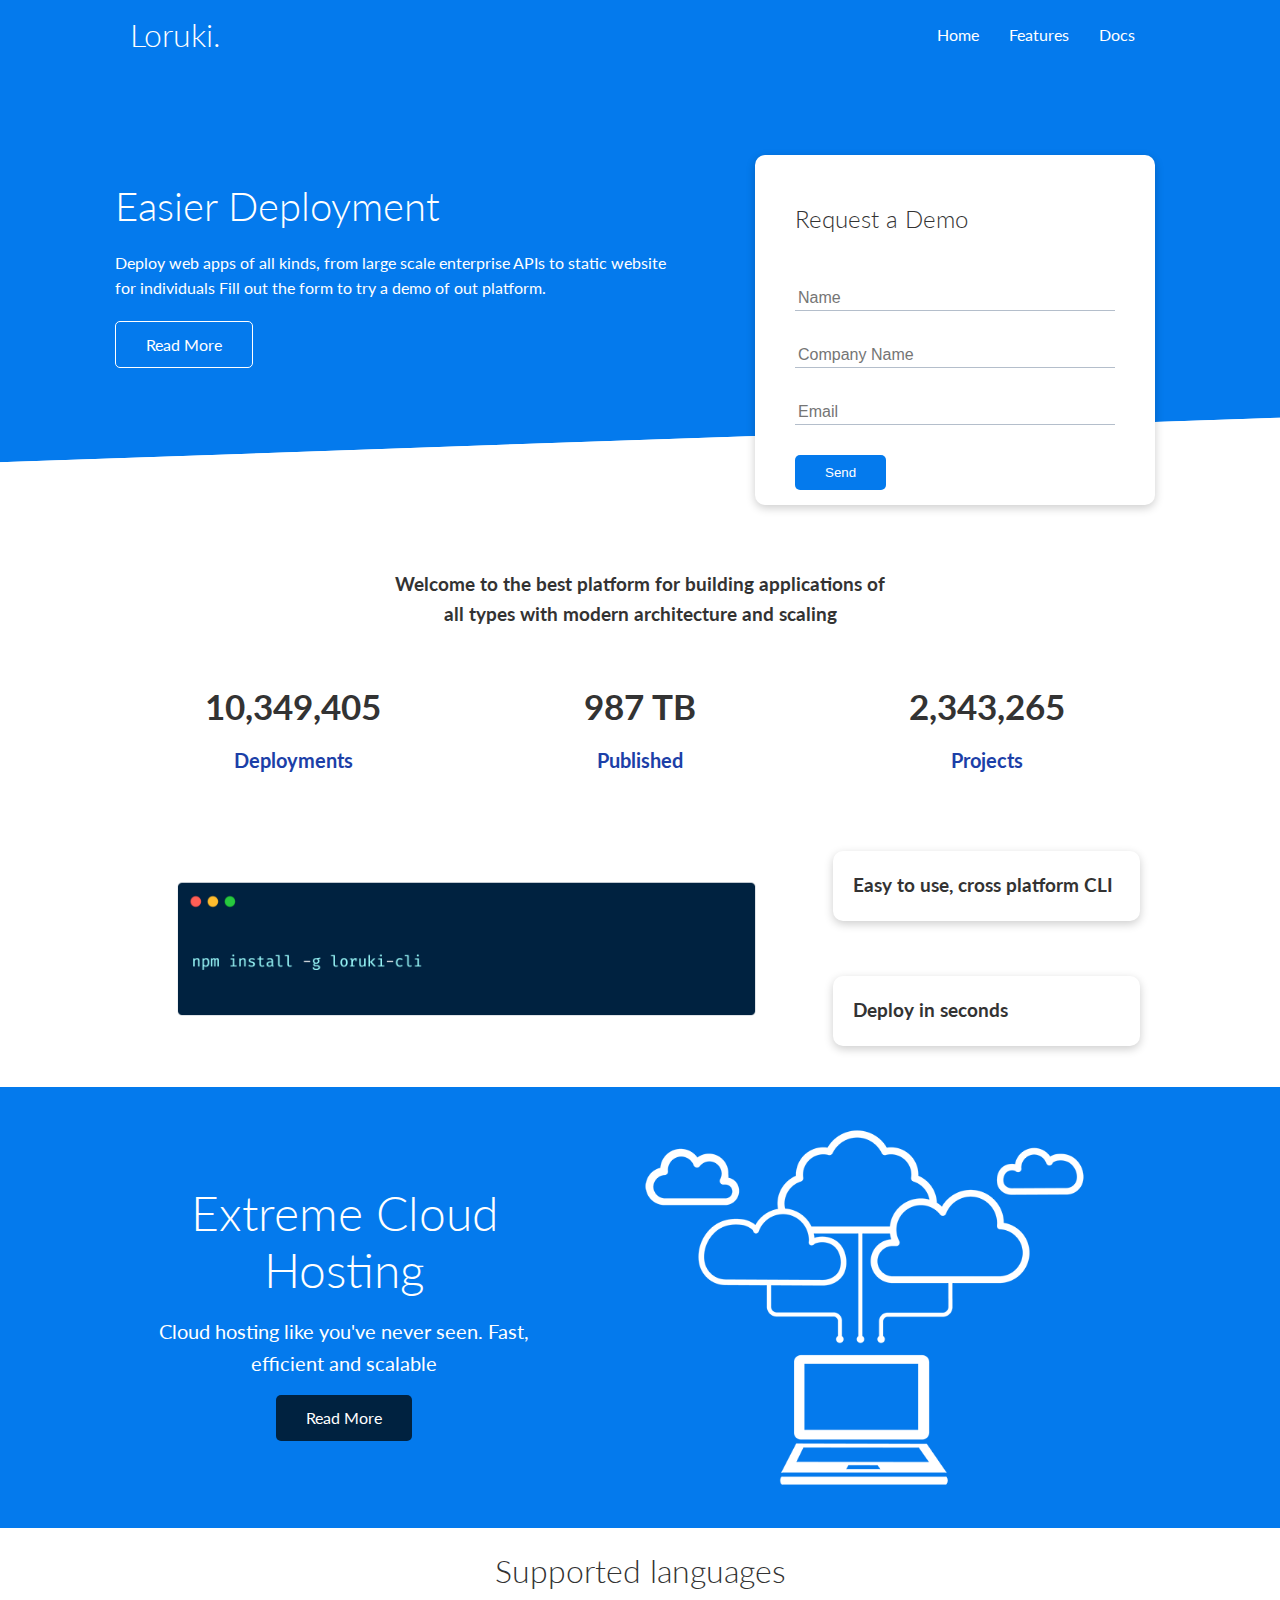
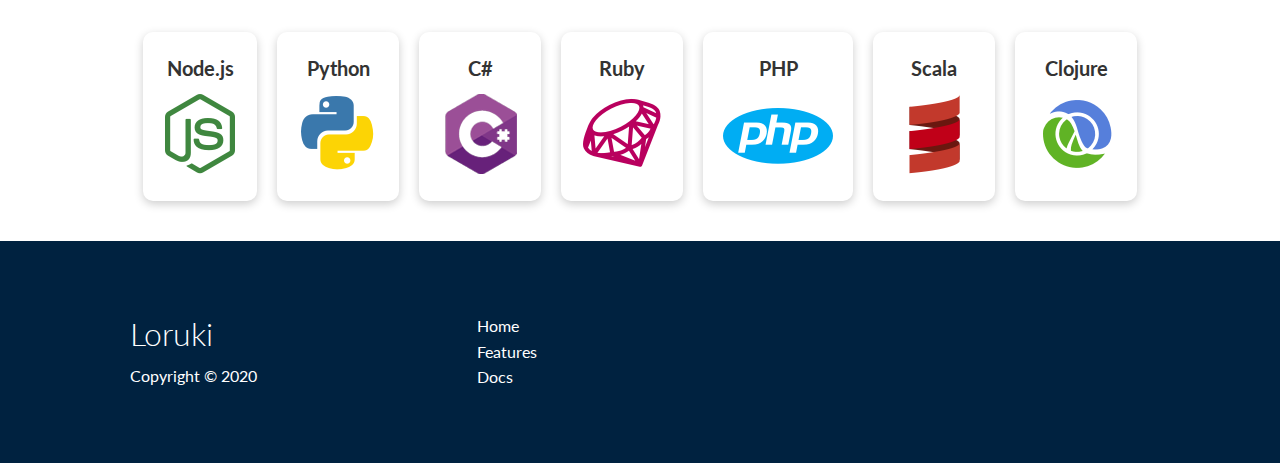
<file: index.html>
<!DOCTYPE html>
<html lang="en">

<head>
    <meta charset="UTF-8">
    <meta name="viewport" content="width=device-width, initial-scale=1.0">
    <link rel="stylesheet" href="https://cdnjs.cloudflare.com/ajax/libs/font-awesome/5.15.1/css/all.min.css"
        integrity="sha512-+4zCK9k+qNFUR5X+cKL9EIR+ZOhtIloNl9GIKS57V1MyNsYpYcUrUeQc9vNfzsWfV28IaLL3i96P9sdNyeRssA=="
        crossorigin="anonymous" />
    <link rel="stylesheet" href="css/utilities.css">
    <link rel="stylesheet" href="css/style.css">
    <title>Loruki | Cloud Hosting For Everyone</title>
</head>

<body>
    <!-- Navbar -->
    <div class="navbar">
        <div class="container flex">
            <h1 class="logo">Loruki.</h1>
            <nav>
                <ul>
                    <li><a href="index.html">Home</a></li>
                    <li><a href="features.html">Features</a></li>
                    <li><a href="docs.html">Docs</a></li>
                </ul>
            </nav>
        </div>
    </div>
    <!-- Showcase -->
    <section class="showcase">
        <div class="container grid">
            <div class="showcase-text">
                <h1>Easier Deployment</h1>
                <p>Deploy web apps of all kinds, from large scale enterprise APIs to static website for individuals
                    Fill out the form to try a demo of out platform.</p>
                <a href="features.html" class="btn btn-outline">Read More</a>
            </div>
            <div class="showcase-form card">
                <h2>Request a Demo</h2>
                <form name="contact" method="POST" netlify-honeypot="bot-field" data-netlify="true">
                    <input type="hidden" name="form-name" value="contact">
                    <p class="hidden">
                        <label>Don’t fill this out if you're human: <input name="bot-field" /></label>
                      </p>
                    <div class="form-control">
                        <input type="text" name="name" placeholder="Name" required>
                    </div>
                    <div class="form-control">
                        <input type="text" name="company" placeholder="Company Name" required>
                    </div>
                    <div class="form-control">
                        <input type="email" name="email" placeholder="Email" required>
                    </div>
                    <input type="submit" value="Send" class="btn btn-primary">
                </form>
            </div>
        </div>
    </section>
    <!-- Stats -->
    <section class="stats">
        <div class="container">
            <h3 class="stats-heading text-center my-1">
                Welcome to the best platform for building applications of all types with modern architecture and scaling
            </h3>
            <div class="grid grid-3 text-center my-4">
                <div>
                    <i class="fas fa-server fa-3x"></i>
                    <h3>10,349,405</h3>
                    <p class="text-secondary">Deployments</p>
                </div>
                <div>
                    <i class="fas fa-upload fa-3x"></i>
                    <h3>987 TB</h3>
                    <p class="text-secondary">Published</p>
                </div>
                <div>
                    <i class="fas fa-project-diagram fa-3x"></i>
                    <h3>2,343,265</h3>
                    <p class="text-secondary">Projects</p>
                </div>
            </div>
        </div>
    </section>
    <!-- Cli -->
    <section class="cli">
        <div class="container grid">
            <img src="images/cli.png" alt="">
            <div class="card">
                <h3>Easy to use, cross platform CLI</h3>
            </div>
            <div class="card">
                <h3>Deploy in seconds</h3>
            </div>
        </div>
    </section>
    <!-- Cloud -->
    <section class="cloud bg-primary my-2 py-2">
        <div class="container grid">
            <div class="text-center">
                <h2 class="lg">Extreme Cloud Hosting</h2>
                <p class="lead my-1">Cloud hosting like you've never seen. Fast, efficient and scalable</p>
                <a href="features.html" class="btn btn-dark">Read More</a>
            </div>
            <img src="images/cloud.png" alt="">
        </div>
    </section>
    <!-- Languages -->
    <section class="languages">
        <h2 class="md text-center my-2">
            Supported languages
        </h2>
        <div class="container flex">
            <div class="card">
                <h4>Node.js</h4>
                <img src="images/logos/node.png" alt="">
            </div>
            <div class="card">
                <h4>Python</h4>
                <img src="images/logos/python.png" alt="">
            </div>
            <div class="card">
                <h4>C#</h4>
                <img src="images/logos/csharp.png" alt="">
            </div>
            <div class="card">
                <h4>Ruby</h4>
                <img src="images/logos/ruby.png" alt="">
            </div>
            <div class="card">
                <h4>PHP</h4>
                <img src="images/logos/php.png" alt="">
            </div>
            <div class="card">
                <h4>Scala</h4>
                <img src="images/logos/scala.png" alt="">
            </div>
            <div class="card">
                <h4>Clojure</h4>
                <img src="images/logos/clojure.png" alt="">
            </div>
        </div>
    </section>
    <!-- Footer -->
    <footer class="footer bg-dark py-5">
        <div class="container grid grid-3">
            <div>
                <h1>Loruki</h1>
                <p>Copyright &copy; 2020</p>
            </div>
            <nav>
                <ul>
                    <li><a href="index.html">Home</a></li>
                    <li><a href="features.html">Features</a></li>
                    <li><a href="docs.html">Docs</a></li>
                </ul>
            </nav>
            <div class="social">
                <a href=""><i class="fab fa-github fa-2x"></i></a>
                <a href=""><i class="fab fa-facebook fa-2x"></i></a>
                <a href=""><i class="fab fa-instagram fa-2x"></i></a>
                <a href=""><i class="fab fa-twitter fa-2x"></i></a>
            </div>
        </div>
    </footer>
</body>

</html>
</file>
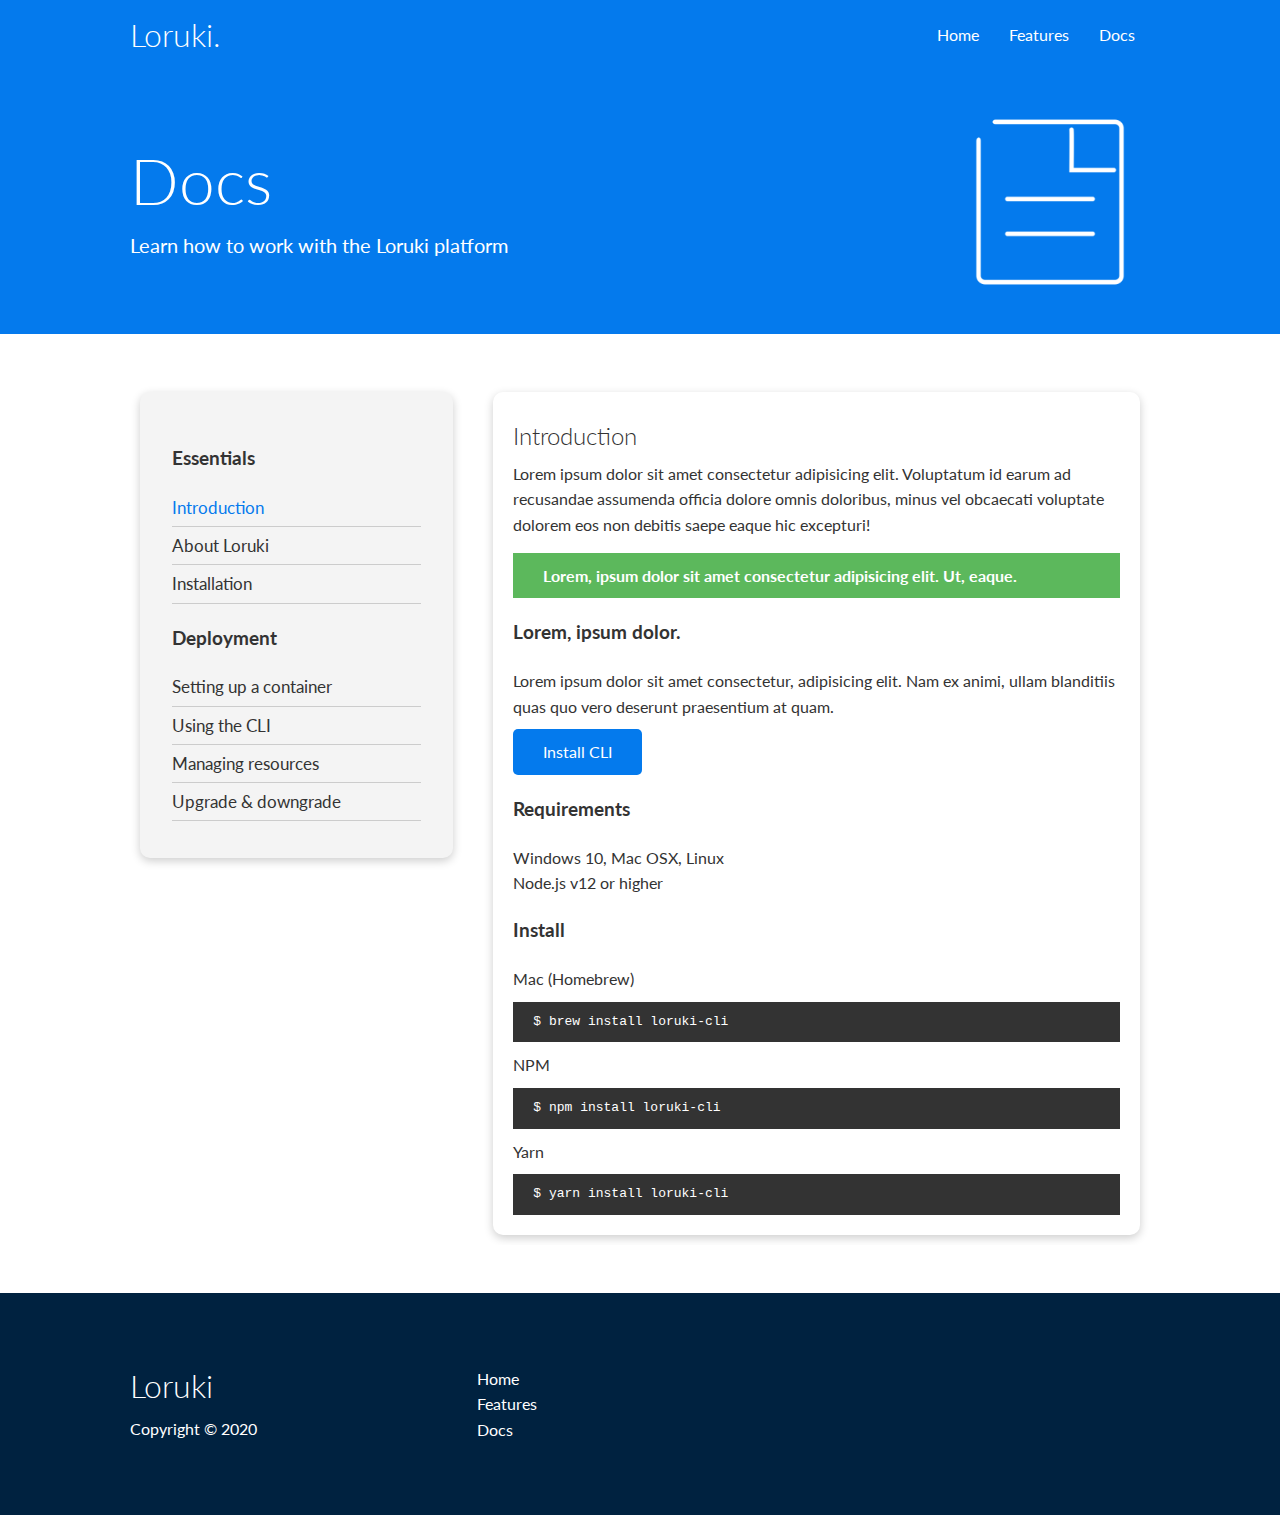
<file: docs.html>
<!DOCTYPE html>
<html lang="en">

<head>
    <meta charset="UTF-8">
    <meta name="viewport" content="width=device-width, initial-scale=1.0">
    <link rel="stylesheet" href="https://cdnjs.cloudflare.com/ajax/libs/font-awesome/5.15.1/css/all.min.css"
        integrity="sha512-+4zCK9k+qNFUR5X+cKL9EIR+ZOhtIloNl9GIKS57V1MyNsYpYcUrUeQc9vNfzsWfV28IaLL3i96P9sdNyeRssA=="
        crossorigin="anonymous" />
    <link rel="stylesheet" href="css/utilities.css">
    <link rel="stylesheet" href="css/style.css">
    <title>Loruki | Cloud Hosting For Everyone</title>
</head>

<body>
    <!-- Navbar -->
    <div class="navbar">
        <div class="container flex">
            <h1 class="logo">Loruki.</h1>
            <nav>
                <ul>
                    <li><a href="index.html">Home</a></li>
                    <li><a href="features.html">Features</a></li>
                    <li><a href="docs.html">Docs</a></li>
                </ul>
            </nav>
        </div>
    </div>

    <!-- Head -->
    <section class="docs-head bg-primary py-3">
        <div class="container grid">
            <div>
                <h1 class="xl">Docs</h1>
                <p class="lead">Learn how to work with the Loruki platform</p>
            </div>
            <img src="images/docs.png" alt="">
        </div>

    </section>
    <!-- Docs Main -->
    <section class="docs-main my-4">
        <div class="container grid">
            <div class="card bg-light p-3">
                <h3 class="my-2">Essentials</h3>
                <nav>
                    <ul>
                        <li><a class="text-primary" href="#">Introduction</a></li>
                        <li><a href="#">About Loruki</a></li>
                        <li><a href="#">Installation</a></li>
                    </ul>
                </nav>
                <h3 class="my-2">Deployment</h3>
                <nav>
                    <ul>
                        <li><a href="#">Setting up a container</a></li>
                        <li><a href="#">Using the CLI</a></li>
                        <li><a href="#">Managing resources</a></li>
                        <li><a href="#">Upgrade & downgrade</a></li>
                    </ul>
                </nav>
            </div>
            <div class="card">
                <h2>Introduction</h2>
                <p>Lorem ipsum dolor sit amet consectetur adipisicing elit. Voluptatum id earum ad recusandae assumenda
                    officia dolore omnis doloribus, minus vel obcaecati voluptate dolorem eos non debitis saepe eaque
                    hic excepturi!</p>
                <div class="alert alert-success">
                    <i class="fas fa-info"></i>Lorem, ipsum dolor sit amet consectetur adipisicing elit. Ut, eaque.
                </div>
                <h3>Lorem, ipsum dolor.</h3>
                <p>Lorem ipsum dolor sit amet consectetur, adipisicing elit. Nam ex animi, ullam blanditiis quas quo
                    vero deserunt praesentium at quam.</p>
                <a href="#" class="btn btn-primary">Install CLI</a>
                <h3>Requirements</h3>
                <ul>
                    <li>Windows 10, Mac OSX, Linux</li>
                    <li>Node.js v12 or higher</li>
                </ul>
                <h3>Install</h3>
                <p>Mac (Homebrew)</p>
                <pre><code>$ brew install loruki-cli</code></pre>
                <p>NPM</p>
                <pre><code>$ npm install loruki-cli</code></pre>
                <p>Yarn</p>
                <pre><code>$ yarn install loruki-cli</code></pre>
            </div>
        </div>
    </section>

    <!-- Footer -->
    <footer class="footer bg-dark py-5">
        <div class="container grid grid-3">
            <div>
                <h1>Loruki</h1>
                <p>Copyright &copy; 2020</p>
            </div>
            <nav>
                <ul>
                    <li><a href="index.html">Home</a></li>
                    <li><a href="features.html">Features</a></li>
                    <li><a href="docs.html">Docs</a></li>
                </ul>
            </nav>
            <div class="social">
                <a href=""><i class="fab fa-github fa-2x"></i></a>
                <a href=""><i class="fab fa-facebook fa-2x"></i></a>
                <a href=""><i class="fab fa-instagram fa-2x"></i></a>
                <a href=""><i class="fab fa-twitter fa-2x"></i></a>
            </div>
        </div>
    </footer>
</body>

</html>
</file>
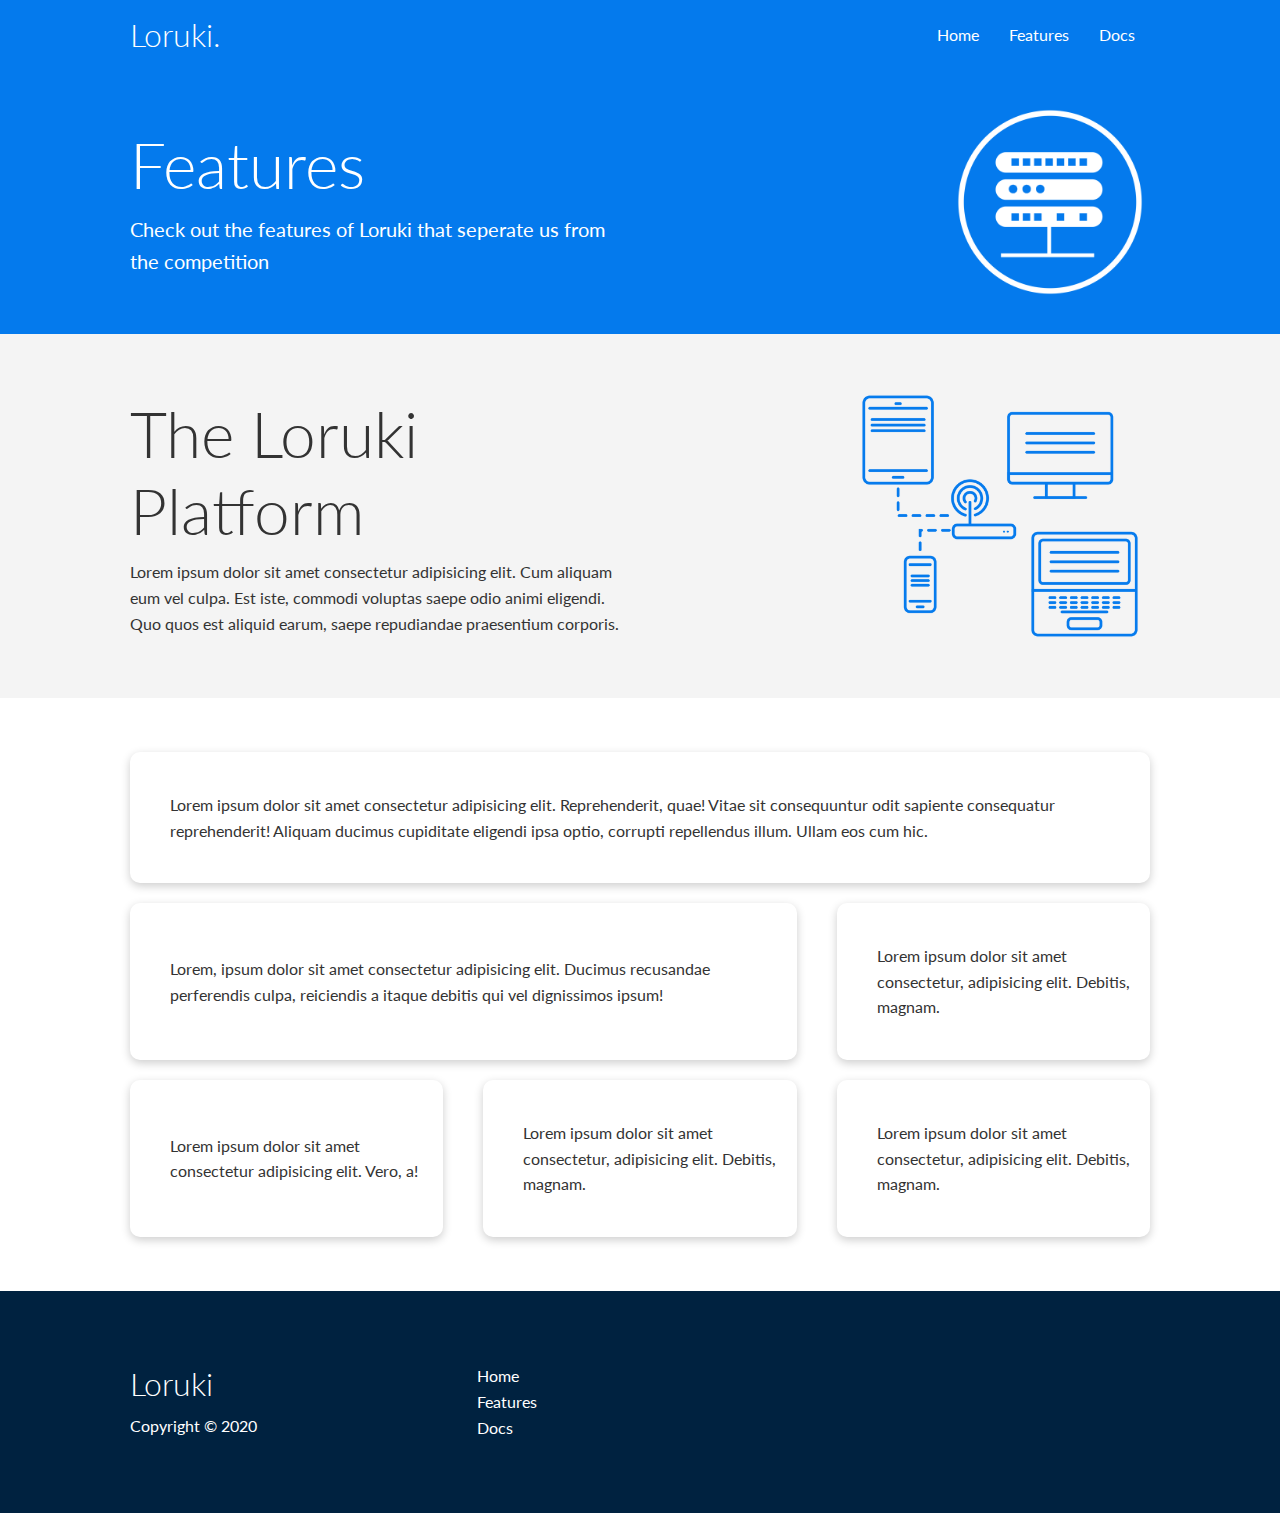
<file: features.html>
<!DOCTYPE html>
<html lang="en">

<head>
    <meta charset="UTF-8">
    <meta name="viewport" content="width=device-width, initial-scale=1.0">
    <link rel="stylesheet" href="https://cdnjs.cloudflare.com/ajax/libs/font-awesome/5.15.1/css/all.min.css"
        integrity="sha512-+4zCK9k+qNFUR5X+cKL9EIR+ZOhtIloNl9GIKS57V1MyNsYpYcUrUeQc9vNfzsWfV28IaLL3i96P9sdNyeRssA=="
        crossorigin="anonymous" />
    <link rel="stylesheet" href="css/utilities.css">
    <link rel="stylesheet" href="css/style.css">
    <title>Loruki | Cloud Hosting For Everyone</title>
</head>

<body>
    <!-- Navbar -->
    <div class="navbar">
        <div class="container flex">
            <h1 class="logo">Loruki.</h1>
            <nav>
                <ul>
                    <li><a href="index.html">Home</a></li>
                    <li><a href="features.html">Features</a></li>
                    <li><a href="docs.html">Docs</a></li>
                </ul>
            </nav>
        </div>
    </div>

    <!-- Head -->
    <section class="features-head bg-primary py-3">
        <div class="container grid">
            <div>
                <h1 class="xl">Features</h1>
                <p class="lead">Check out the features of Loruki that seperate us from the competition</p>
            </div>
            <img src="images/server.png" alt="">
        </div>

    </section>

    <!-- Sub head -->
    <section class="features-sub-head bg-light py-3">
        <div class="container grid">
            <div>
                <h1 class="xl">The Loruki Platform</h1>
                <p>Lorem ipsum dolor sit amet consectetur adipisicing elit. Cum aliquam eum vel culpa. Est
                    iste, commodi voluptas saepe odio animi eligendi. Quo quos est aliquid earum, saepe repudiandae
                    praesentium corporis.</p>
            </div>
            <img src="images/server2.png" alt="">
        </div>
    </section>

    <!-- Features Main -->
    <section class="features-main my-2">
        <div class="container grid grid-3">
            <div class="card flex">
                <i class="fas fa-server fa-3x"></i>
                <p>Lorem ipsum dolor sit amet consectetur adipisicing elit. Reprehenderit, quae! Vitae sit consequuntur
                    odit
                    sapiente consequatur reprehenderit! Aliquam ducimus cupiditate eligendi ipsa optio, corrupti
                    repellendus
                    illum. Ullam eos cum hic.</p>
            </div>
            <div class="card flex">
                <i class="fas fa-network-wired fa-3x"></i>
                <p>
                    Lorem, ipsum dolor sit amet consectetur adipisicing elit. Ducimus
                    recusandae perferendis culpa, reiciendis a itaque debitis qui vel
                    dignissimos ipsum!
                </p>
            </div>
            <div class="card flex">
                <i class="fas fa-laptop-code fa-3x"></i>
                <p>
                    Lorem ipsum dolor sit amet consectetur, adipisicing elit. Debitis,
                    magnam.
                </p>
            </div>
            <div class="card flex">
                <i class="fas fa-database fa-3x"></i>
                <p>
                    Lorem ipsum dolor sit amet consectetur adipisicing elit. Vero, a!
                </p>
            </div>
            <div class="card flex">
                <i class="fas fa-power-off fa-3x"></i>
                <p>
                    Lorem ipsum dolor sit amet consectetur, adipisicing elit. Debitis,
                    magnam.
                </p>
            </div>
            <div class="card flex">
                <i class="fas fa-upload fa-3x"></i>
                <p>
                    Lorem ipsum dolor sit amet consectetur, adipisicing elit. Debitis,
                    magnam.
                </p>
            </div>
        </div>
    </section>

    <!-- Footer -->
    <footer class="footer bg-dark py-5">
        <div class="container grid grid-3">
            <div>
                <h1>Loruki</h1>
                <p>Copyright &copy; 2020</p>
            </div>
            <nav>
                <ul>
                    <li><a href="index.html">Home</a></li>
                    <li><a href="features.html">Features</a></li>
                    <li><a href="docs.html">Docs</a></li>
                </ul>
            </nav>
            <div class="social">
                <a href=""><i class="fab fa-github fa-2x"></i></a>
                <a href=""><i class="fab fa-facebook fa-2x"></i></a>
                <a href=""><i class="fab fa-instagram fa-2x"></i></a>
                <a href=""><i class="fab fa-twitter fa-2x"></i></a>
            </div>
        </div>
    </footer>
</body>

</html>
</file>
<file: css/utilities.css>
.container {
    max-width: 1100px;
    margin: 0 auto;
    overflow: auto;
    padding: 0 40px;
}

.card {
    background-color: #fff;
    color: #333;
    border-radius: 10px;
    box-shadow: 0 3px 10px rgba(0,0,0,0.2);
    padding: 20px;
    margin: 10px;
}

.btn {
    display: inline-block;
    padding: 10px 30px;
    cursor: pointer;
    background: var(--primary-color);
    color: #fff;
    border: none;
    border-radius: 5px;
}

.btn-outline {
    background-color: transparent;
    border: 1px #fff solid;
}

.btn:hover {
    transform: scale(.98);
}

/* Backgrounds & colored buttons */

.bg-primary, .btn-primary {
    background-color: var(--primary-color);
    color: #fff;
}

.bg-secondary, .btn-secondary {
    background-color: var(--secondary-color);
    color: #fff;
}

.bg-dark, .btn-dark {
    background-color: var(--dark-color);
    color: #fff;
}

.bg-light, .btn-light {
    background-color: var(--light-color);
    color: #333;
}

.bg-primary a, .btn-primary a, 
.bg-secondary a, .btn-secondary a, 
.bg-dark a, .btn-dark a {
    color: #fff;
}

/* Text colors */

.text-primary {
    color: var(--primary-color);
}

.text-secondary {
    color: var(--secondary-color);
}

.text-dark {
    color: var(--dark-color);
}

.text-light {
    color: var(--light-color);
}

/* Text sizes */

.lead {
    font-size: 20px;
}

.sm {
    font-size: 1rem;
}

.md {
    font-size: 2rem;
}

.lg {
    font-size: 3rem;
}

.xl {
    font-size: 4rem;
}

.text-center {
    text-align: center;
}

/* Alert */

.alert {
    background: var(--light-color);
    padding: 10px 20px;
    font-weight: bold;
    margin: 15px 0;
}

.alert i {
    margin-right: 10px;
}

.alert-success {
    background-color: var(--success-color);
    color: #fff;
}

.alert-error {
    background-color: var(--error-color);
    color: #fff;
}

.flex {
    display: flex;
    justify-content: center;
    align-items: center;
    height: 100%;
}

.grid {
    display: grid;
    grid-template-columns: repeat(2, 1fr);
    gap: 20px;
    justify-content: center;
    align-items: center;
    height: 100%;
}

.grid-3 {
    grid-template-columns: repeat(3, 1fr);
}

/* Margin */

.my-1 {
    margin: 1rem 0;
}

.my-2 {
    margin: 1.5rem 0;
}

.my-3 {
    margin: 2rem 0;
}

.my-4 {
    margin: 3rem 0;
}

.my-5 {
    margin: 4rem 0;
}

.m-1 {
    margin: 1rem;
}

.m-2 {
    margin: 1.5rem;
}

.m-3 {
    margin: 2rem;
}

.m-4 {
    margin: 3rem;
}

.m-5 {
    margin: 4rem;
}

/* Padding */

.py-1 {
    padding: 1rem 0;
}

.py-2 {
    padding: 1.5rem 0;
}

.py-3 {
    padding: 2rem 0;
}

.py-4 {
    padding: 3rem 0;
}

.py-5 {
    padding: 4rem 0;
}

.p-1 {
    padding: 1rem;
}

.p-2 {
    padding: 1.5rem;
}

.p-3 {
    padding: 2rem;
}

.p-4 {
    padding: 3rem;
}

.p-5 {
    padding: 4rem;
}
</file>
<file: css/style.css>
@import url('https://fonts.googleapis.com/css2?family=Lato:wght@300&display=swap');

:root {
    --primary-color: #047aed;
    --secondary-color: #1c3fa8;
    --dark-color: #002240;
    --light-color: #f4f4f4;
    --success-color: #5cb85c;
    --error-color: #d9534f;
}

* {
    box-sizing: border-box;
    padding: 0;
    margin: 0;
}

body {
    font-family: 'Lato', sans-serif;
    color: #333;
    line-height: 1.6;
}

ul {
    list-style-type: none;
}

a {
    text-decoration: none;
    color: #333;
}

h1, h2 {
    font-weight: 300;
    line-height: 1.2;
    margin: 10px 0;
}

p {
    margin: 10px 0;
}

img {
    width: 100%;
}

code, pre {
    background: #333;
    color: #fff;
    padding: 10px;
}

.hidden {
    visibility: hidden;
    height: 0;
}

/* Navbar */

.navbar {
    background-color: var(--primary-color);
    color: #fff;
    height: 70px;
}

.navbar ul {
    display: flex;
}

.navbar a {
    color: #fff;
    padding: 10px;
    margin: 0 5px;
}

.navbar a:hover {
    border-bottom: 1px #fff solid;
}

.navbar .flex {
    justify-content: space-between;
}

/* Showcase */

.showcase {
    height: 400px;
    background-color: var(--primary-color);
    color: #fff;
    position: relative;
}

.showcase h1 {
    font-size: 40px;
}

.showcase p {
    margin: 20px 0;
}

.showcase .grid {
    overflow: visible;
    grid-template-columns: 55% 45%;
    gap: 30px;
}

.showcase-text {
    animation: slideInFromLeft 1s ease-in;
}
.showcase-form {
    position: relative;
    top: 60px;
    height: 350px;
    width: 400px;
    padding: 40px;
    z-index: 100;
    justify-self: flex-end;
    animation: slideInFromRight 1s ease-in;
}

.showcase-form .form-control {
    margin: 30px 0;
}

.showcase-form input[type='text'],
.showcase-form input[type='email'] {
    border: 0;
    border-bottom: 1px solid #b4becb;
    width: 100%;
    padding: 3px;
    font-size: 16px;
}

.showcase-form input:focus {
    outline: none;
}

.showcase::before,
.showcase::after {
    content: '';
    position: absolute;
    height: 100px;
    bottom: -70px;
    right: 0;
    left: 0;
    background: #fff;
    transform: skewY(-2deg);
    -webkit-transform: skewY(-2deg);
    -moz-transform: skewY(-2deg);
    -ms-transform: skewY(-2deg);
}

/* Stats */

.stats {
    padding-top: 100px;
    animation: slideInFromBottom 1s ease-in;
}

.stats-heading {
    max-width: 500px;
    margin: auto;
}

.stats .grid h3 {
    font-size: 35px;
}

.stats p {
    font-size: 20px;
    font-weight: bold;
}

/* Cli */

.cli .grid {
    grid-template-columns: repeat(3, 1fr);
    grid-template-rows: repeat(2, 1fr);
}

.cli .grid > *:first-child {
    grid-column: 1 / span 2;
    grid-row: 1 / span 2;
}

/* Cloud */

.cloud .grid {
    grid-template-columns: 3fr 4fr;
}

/* Languages */

.languages .flex {
    flex-wrap: wrap;
}

.languages .card {
    text-align: center;
    margin: 18px 10px 40px;
    transition: transform .2s ease-in;
}

.languages .card h4 {
    font-size: 20px;
    margin-bottom: 10px;
}

.languages .card:hover {
    transform: translateY(-15px);
}

/* Features */

.features-head img,
.docs-head img {
    width: 200px;
    justify-self: flex-end;
}

.features-sub-head img {
    width: 300px;
    justify-self: flex-end;
}

.features-main .card > i {
    margin-right: 20px;
}

.features-main .grid {
    padding: 30px;
}

.features-main .grid > *:first-child {
    grid-column: 1 / span 3;
}

.features-main .grid > *:nth-child(2) {
    grid-column: 1 / span 2;
}

/* Docs */
.docs-main h3 {
    margin: 20px 0;
}

.docs-main .grid {
    grid-template-columns: 1fr 2fr;
    align-items: flex-start;
}

.docs-main nav li {
    font-size: 17px;
    padding-bottom: 5px;
    margin-bottom: 5px;
    border-bottom: 1px #ccc solid;
}

.docs-main a:hover {
    font-weight: bold;
}

/* Animations */
@keyframes slideInFromLeft {
    0% {
        transform: translateX(-100%);
        opacity: 0;
    }

    100% {
        transform: translateX(0);
        opacity: 1;
    }
}

@keyframes slideInFromRight {
    0% {
        transform: translateX(100%);
        opacity: 0;
    }

    100% {
        transform: translateX(0);
        opacity: 1;
    }
}

@keyframes slideInFromTop {
    0% {
        transform: translateY(-100%);
    }

    100% {
        transform: translateX(0);
    }
}

@keyframes slideInFromBottom {
    0% {
        transform: translateY(100%);
    }

    100% {
        transform: translateX(0);
    }
}

/* Footer */

.footer .social a {
    margin: 0 10px;
}

/* Tablets and under */
@media(max-width: 768px) {
    .grid,
    .showcase .grid,
    .stats .grid,
    .cli .grid,
    .cloud .grid,
    .features-main .grid,
    .docs-main .grid {
        grid-template-columns: 1fr;
        grid-template-rows: 1fr;
    }

    .showcase {
        height: auto;
    }

    .showcase-text {
        text-align: center;
        margin-top: 40px;
        animation: slideInFromTop 1s ease-in;
    }

    .showcase-form {
        justify-self: center;
        margin: auto;
        animation: slideInFromBottom 1s ease-in;
    }

    .cli .grid > *:first-child {
        grid-column: 1;
        grid-row: 1;
    }

    .features-head,
    .features-sub-head,
    .docs-head {
        text-align: center;
    }

    .features-head img,
    .features-sub-head img,
    .docs-head img {
        justify-self: center;
    }

    .features-main .grid > *:first-child,
    .features-main .grid > *:nth-child(2) {
        grid-column: 1;
    }
}

/* Mobile */
@media(max-width: 500px) {
    .navbar {
        height: 110px;
    }

    .navbar .flex {
        flex-direction: column;
    }

    .navbar ul {
        padding: 10px;
        background: rgba(0,0,0,0.1);
    }
}
</file>
